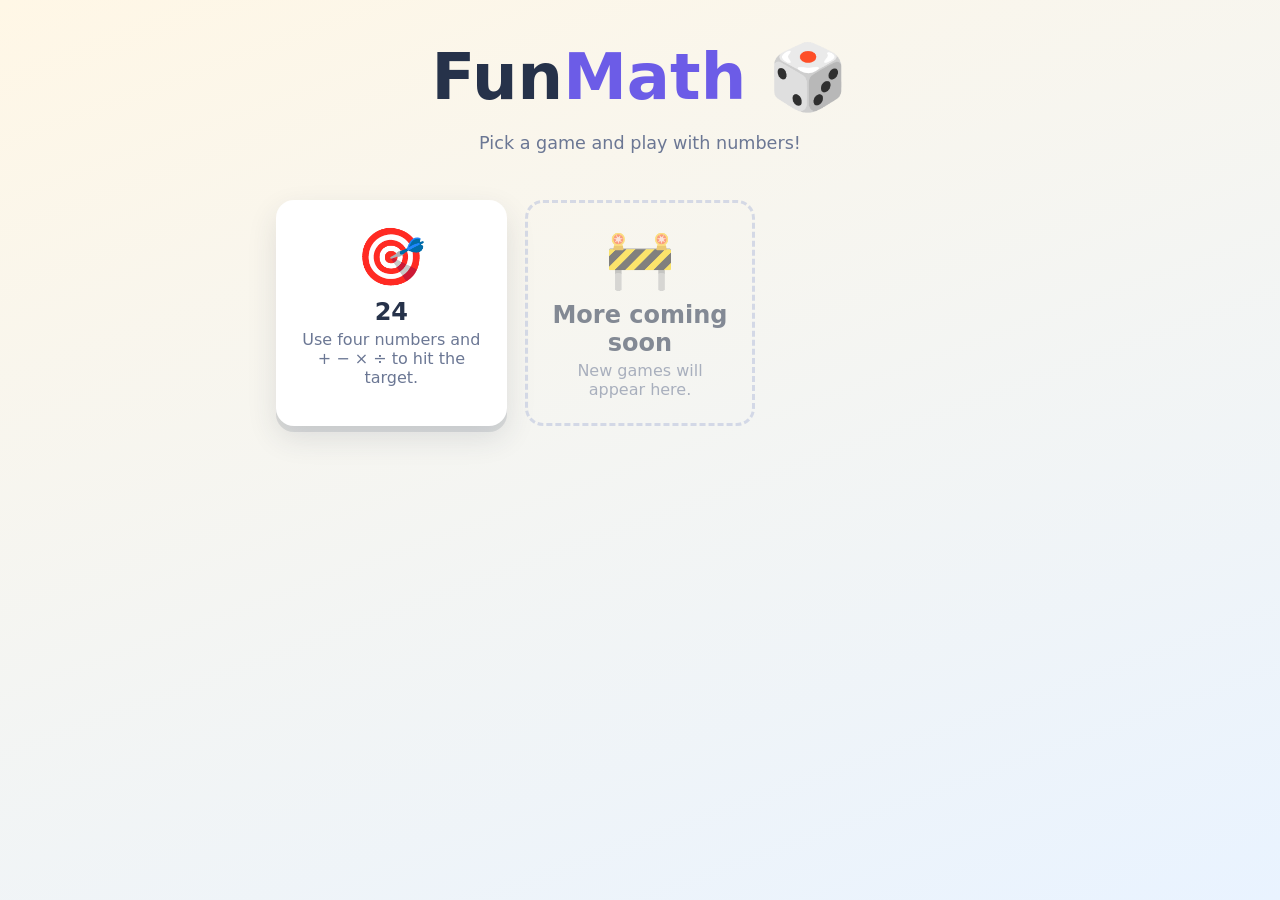
<file: index.html>
<!doctype html>
<html lang="en">
<head>
  <meta charset="utf-8">
  <meta name="viewport" content="width=device-width, initial-scale=1">
  <title>FunMath</title>
  <link rel="stylesheet" href="assets/css/common.css">
  <style>
    .hero { text-align: center; padding: 40px 16px 10px; }
    .hero h1 { font-size: clamp(2.4rem, 9vw, 4rem); margin: 0; }
    .hero h1 span { color: var(--brand); }
    .hero p { color: var(--muted); font-size: 1.1rem; }
    .games {
      max-width: 760px; margin: 20px auto 60px; padding: 0 16px;
      display: grid; grid-template-columns: repeat(auto-fill, minmax(220px, 1fr)); gap: 18px;
    }
    .game-card {
      display: block; text-decoration: none; color: var(--ink); background: var(--card);
      border-radius: var(--radius); box-shadow: var(--shadow); padding: 24px; text-align: center;
      transition: transform .12s;
    }
    .game-card:hover { transform: translateY(-4px) rotate(-1deg); }
    .game-card .emoji { font-size: 3.5rem; display: block; }
    .game-card h2 { margin: 8px 0 4px; }
    .game-card p { margin: 0; color: var(--muted); }
    .soon { opacity: .55; border: 3px dashed #b9c2de; box-shadow: none; background: transparent; }
  </style>
</head>
<body>
  <header class="hero">
    <h1>Fun<span>Math</span> 🎲</h1>
    <p>Pick a game and play with numbers!</p>
  </header>
  <main class="games">
    <a class="game-card" href="games/24/index.html">
      <span class="emoji">🎯</span>
      <h2>24</h2>
      <p>Use four numbers and + − × ÷ to hit the target.</p>
    </a>
    <div class="game-card soon">
      <span class="emoji">🚧</span>
      <h2>More coming soon</h2>
      <p>New games will appear here.</p>
    </div>
  </main>
</body>
</html>
</file>
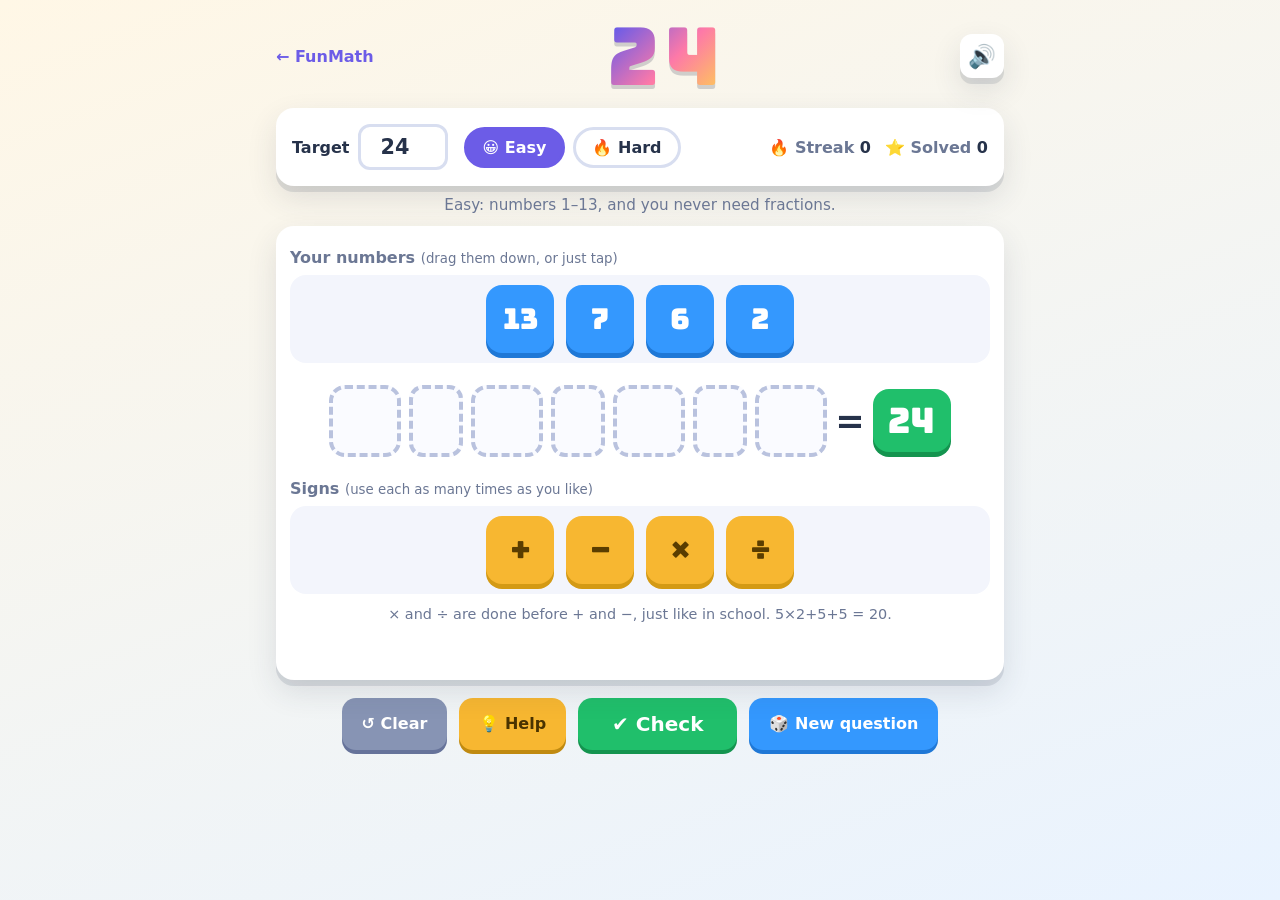
<file: games/24/index.html>
<!doctype html>
<html lang="en">
<head>
  <meta charset="utf-8">
  <meta name="viewport" content="width=device-width, initial-scale=1">
  <title>24</title>
  <link rel="preconnect" href="https://fonts.googleapis.com">
  <link rel="preconnect" href="https://fonts.gstatic.com" crossorigin>
  <link href="https://fonts.googleapis.com/css2?family=Bungee&display=swap" rel="stylesheet">
  <link rel="stylesheet" href="../../assets/css/common.css">
  <link rel="stylesheet" href="style.css">
</head>
<body>
  <canvas id="confetti" aria-hidden="true"></canvas>

  <header class="top">
    <a class="home" href="../../index.html" title="Back to all games">← FunMath</a>
    <h1>24</h1>
    <button id="mute" class="icon-btn" aria-label="Toggle sound" title="Sound on/off">🔊</button>
  </header>

  <main class="game">
    <section class="controls card">
      <label class="target-box">
        <span>Target</span>
        <input id="targetInput" type="number" inputmode="numeric" min="0" max="50" value="24"
               aria-label="Target number (0 to 50). Press Enter or click away to start a new puzzle.">
      </label>

      <div class="levels" role="group" aria-label="Difficulty">
        <button class="chip active" data-level="easy" aria-pressed="true">😀 Easy</button>
        <button class="chip" data-level="hard" aria-pressed="false">🔥 Hard</button>
      </div>

      <div class="stats" aria-live="polite">
        <span title="Puzzles solved in a row">🔥 Streak <b id="streak">0</b></span>
        <span title="Puzzles solved">⭐ Solved <b id="solved">0</b></span>
      </div>
    </section>

    <p id="levelNote" class="note"></p>

    <section class="stage card" id="stage">
      <div class="tray-label">Your numbers <small>(drag them down, or just tap)</small></div>
      <div id="tray" class="tray" aria-label="Number tiles"></div>

      <div class="board" id="board" aria-label="Equation board">
        <div class="numcell">
          <div class="bz open" data-kind="open" data-i="0"></div>
          <div class="slot num" data-kind="num" data-i="0"></div>
          <div class="bz close" data-kind="close" data-i="0"></div>
        </div>
        <div class="slot op" data-kind="op" data-i="0"></div>
        <div class="numcell">
          <div class="bz open" data-kind="open" data-i="1"></div>
          <div class="slot num" data-kind="num" data-i="1"></div>
          <div class="bz close" data-kind="close" data-i="1"></div>
        </div>
        <div class="slot op" data-kind="op" data-i="1"></div>
        <div class="numcell">
          <div class="bz open" data-kind="open" data-i="2"></div>
          <div class="slot num" data-kind="num" data-i="2"></div>
          <div class="bz close" data-kind="close" data-i="2"></div>
        </div>
        <div class="slot op" data-kind="op" data-i="2"></div>
        <div class="numcell">
          <div class="bz open" data-kind="open" data-i="3"></div>
          <div class="slot num" data-kind="num" data-i="3"></div>
          <div class="bz close" data-kind="close" data-i="3"></div>
        </div>
        <div class="equals">=</div>
        <div class="goal" id="goal">24</div>
      </div>

      <div class="tray-label">Signs <small>(use each as many times as you like)</small></div>
      <div class="palette" id="palette">
        <div class="tile opt" data-op="+">+</div>
        <div class="tile opt" data-op="-">−</div>
        <div class="tile opt" data-op="*">×</div>
        <div class="tile opt" data-op="/">÷</div>
      </div>

      <div class="brackets-only">
        <div class="tray-label">Brackets <small>(drag one into the gap before or after a number)</small></div>
        <div class="palette" id="bpalette">
          <div class="tile br" data-br="(">(</div>
          <div class="tile br" data-br=")">)</div>
        </div>
      </div>

      <p class="rule" id="rule"></p>

      <div id="message" class="message" role="status" aria-live="polite"></div>

      <div class="overlay" id="overlay" aria-hidden="true"></div>
    </section>

    <section class="actions">
      <button id="clear" class="btn grey">↺ Clear</button>
      <button id="help" class="btn amber">💡 Help <small id="helpCount"></small></button>
      <button id="check" class="btn green big">✔ Check</button>
      <button id="newq" class="btn blue">🎲 New question</button>
    </section>
  </main>

  <script src="../../assets/js/sound.js"></script>
  <script src="solver.js"></script>
  <script src="game.js"></script>
</body>
</html>
</file>
<file: assets/css/common.css>
:root {
  --bg1: #fff7e6;
  --bg2: #e9f3ff;
  --ink: #26324a;
  --muted: #6b7794;
  --card: #ffffff;
  --brand: #6c5ce7;
  --brand-dark: #5646d6;
  --good: #20bf6b;
  --bad: #eb3b5a;
  --warn: #f7b731;
  --blue: #3498fe;
  --shadow: 0 6px 0 rgba(38, 50, 74, 0.12), 0 12px 30px rgba(38, 50, 74, 0.12);
  --radius: 18px;
}

* { box-sizing: border-box; }

html, body { margin: 0; min-height: 100%; }

body {
  font-family: "Trebuchet MS", "Segoe UI", system-ui, sans-serif;
  color: var(--ink);
  background: linear-gradient(160deg, var(--bg1), var(--bg2));
  background-attachment: fixed;
  -webkit-tap-highlight-color: transparent;
}

a { color: var(--brand); }

.btn {
  font: inherit;
  font-weight: 700;
  border: 0;
  border-radius: 14px;
  padding: 12px 20px;
  cursor: pointer;
  color: #fff;
  background: var(--brand);
  box-shadow: 0 4px 0 var(--brand-dark);
  transition: transform .08s, box-shadow .08s, filter .15s;
}
.btn:hover { filter: brightness(1.08); }
.btn:active { transform: translateY(3px); box-shadow: 0 1px 0 var(--brand-dark); }
.btn:focus-visible, .chip:focus-visible, input:focus-visible {
  outline: 3px solid var(--blue);
  outline-offset: 2px;
}
</file>
<file: games/24/style.css>
.top {
  display: flex; align-items: center; justify-content: space-between;
  gap: 12px; max-width: 760px; margin: 0 auto; padding: 16px 16px 4px;
}
.top h1 {
  margin: 0; line-height: 1; letter-spacing: .06em;
  font-family: 'Bungee', 'Impact', 'Arial Black', sans-serif;
  font-size: clamp(3rem, 14vw, 5rem); font-weight: 400;
  background: linear-gradient(135deg, #6c5ce7 10%, #fd79a8 55%, #feca57 95%);
  -webkit-background-clip: text; background-clip: text;
  color: transparent; -webkit-text-fill-color: transparent;
  filter: drop-shadow(0 4px 0 rgba(38, 50, 74, .2));
  transition: transform .2s;
}
.top h1:hover { transform: rotate(-3deg) scale(1.06); }
.home { text-decoration: none; font-weight: 700; white-space: nowrap; }
.icon-btn {
  font-size: 1.4rem; background: var(--card); border: 0; border-radius: 12px;
  width: 44px; height: 44px; cursor: pointer; box-shadow: var(--shadow);
}

.game { max-width: 760px; margin: 0 auto; padding: 8px 16px 40px; }
.card { background: var(--card); border-radius: var(--radius); box-shadow: var(--shadow); padding: 16px; }

.controls { display: flex; flex-wrap: wrap; align-items: center; gap: 12px 16px; }
.target-box { display: flex; align-items: center; gap: 8px; font-weight: 700; }
.target-box input {
  width: 90px; font: inherit; font-size: 1.3rem; font-weight: 800; text-align: center;
  padding: 8px; border-radius: 12px; border: 3px solid #d8def0; color: var(--ink);
}
.levels { display: flex; gap: 8px; }
.chip {
  font: inherit; font-weight: 700; cursor: pointer; border: 3px solid #d8def0;
  background: #fff; color: var(--ink); border-radius: 999px; padding: 8px 16px;
}
.chip.active { background: var(--brand); border-color: var(--brand); color: #fff; }
.stats { margin-left: auto; display: flex; gap: 14px; font-weight: 700; color: var(--muted); }
.stats b { color: var(--ink); }
.note { text-align: center; color: var(--muted); margin: 10px 0; min-height: 1.3em; font-size: .95rem; }

.stage { position: relative; overflow: hidden; padding: 18px 14px 22px; }
.tray-label { font-weight: 700; color: var(--muted); margin: 4px 0 8px; }
.tray-label small { font-weight: 400; }

.tray, .palette {
  display: flex; flex-wrap: wrap; justify-content: center; gap: 12px;
  min-height: 82px; padding: 10px; border-radius: 16px; background: #f3f5fc;
}

.tile {
  width: 68px; height: 68px; border-radius: 16px;
  display: grid; place-items: center;
  font-family: 'Bungee', 'Trebuchet MS', sans-serif;
  font-size: 1.8rem; font-weight: 400; color: #fff;
  background: var(--blue); box-shadow: 0 5px 0 #1f78d6;
  cursor: grab; user-select: none; touch-action: none;
  transition: transform .12s;
}
.tile:hover { transform: translateY(-2px); }
.tile.opt { background: var(--warn); box-shadow: 0 5px 0 #d49a14; color: #5a3d00; }
.tile.br { background: #8c7ae6; box-shadow: 0 5px 0 #6c5ce7; width: 52px; }
.tile.armed { outline: 4px solid var(--brand); outline-offset: 3px; }

/* brackets: only shown in hard mode */
.stage:not(.brackets) .brackets-only,
.stage:not(.brackets) .bz { display: none; }
.numcell { display: flex; align-items: center; gap: 2px; }
.bz {
  min-width: 20px; height: 72px; border-radius: 10px; border: 2px dashed #cfc6fb; background: #f6f3ff;
  display: flex; align-items: center; justify-content: center;
  transition: background .15s, transform .15s, min-width .15s;
}
.bz .tile.br { width: 22px; height: 60px; font-size: 1.5rem; box-shadow: 0 3px 0 #6c5ce7; border-radius: 10px; }
.bz.over { background: #e8f8ee; border-color: var(--good); min-width: 30px; }
.stage.armed-open .bz.open, .stage.armed-close .bz.close,
.stage.drag-open .bz.open, .stage.drag-close .bz.close {
  border-color: var(--brand); background: #e4deff; min-width: 28px; animation: pulse .8s infinite alternate;
}
@keyframes pulse { to { background: #cfc6fb; } }
.bz .tile.hinted { outline-width: 3px; outline-offset: 1px; }
.tile.dragging { opacity: .3; }
.tile.hinted { outline: 4px solid var(--good); outline-offset: 2px; }
.tile.empty-hint { visibility: hidden; }

.ghost {
  position: fixed; z-index: 1000; pointer-events: none; transform: translate(-50%, -50%) scale(1.12) rotate(-4deg);
  box-shadow: 0 14px 28px rgba(0,0,0,.3); cursor: grabbing;
}

.board {
  display: flex; flex-wrap: wrap; align-items: center; justify-content: center;
  gap: 8px; margin: 22px 0;
}
.slot {
  width: 72px; height: 72px; border-radius: 16px; border: 4px dashed #b9c2de;
  background: #fafbff; display: grid; place-items: center; position: relative;
  transition: background .15s, border-color .15s, transform .15s;
}
.slot.op { width: 54px; height: 72px; border-radius: 14px; }
.slot.over { background: #e8f8ee; border-color: var(--good); transform: scale(1.08); }
.slot.filled { border-style: solid; border-color: transparent; background: transparent; }
.slot .tile { width: 64px; height: 64px; }
.slot.op .tile { width: 48px; height: 64px; }
.equals, .goal { font-size: 2.2rem; font-weight: 800; }
.goal {
  font-family: 'Bungee', 'Trebuchet MS', sans-serif; font-weight: 400;
  min-width: 78px; text-align: center; padding: 8px 12px; border-radius: 16px;
  background: var(--good); color: #fff; box-shadow: 0 5px 0 #14944f;
}

.rule { text-align: center; color: var(--muted); font-size: .9rem; margin: 12px 0 0; }
.message { min-height: 1.6em; text-align: center; font-weight: 800; font-size: 1.1rem; margin-top: 8px; }
.message.bad { color: var(--bad); }
.message.good { color: var(--good); }

.actions { display: flex; flex-wrap: wrap; justify-content: center; gap: 12px; margin-top: 18px; }
.btn.green { background: var(--good); box-shadow: 0 4px 0 #14944f; }
.btn.amber { background: var(--warn); box-shadow: 0 4px 0 #c08a10; color: #4a3300; }
.btn.blue { background: var(--blue); box-shadow: 0 4px 0 #1f78d6; }
.btn.grey { background: #8794b4; box-shadow: 0 4px 0 #66739a; }
.btn.big { font-size: 1.25rem; padding: 14px 34px; }
.btn small { font-weight: 600; opacity: .75; }

/* win / lose overlay */
.overlay {
  position: absolute; inset: 0; display: none; place-items: center; text-align: center;
  font-size: clamp(2rem, 9vw, 3.4rem); font-weight: 900; pointer-events: none; z-index: 5;
}
.overlay.show { display: grid; }
.overlay.win { background: rgba(32, 191, 107, .88); color: #fff; animation: winPop .6s cubic-bezier(.2, 1.6, .4, 1); }
.overlay.lose { background: rgba(235, 59, 90, .85); color: #fff; animation: loseFlash .9s; }
.overlay .big { font-size: 1.8em; display: block; animation: bounce .7s infinite alternate; }
.overlay .sub { font-size: .45em; font-weight: 700; }

@keyframes winPop { from { transform: scale(.3); opacity: 0; } to { transform: scale(1); opacity: 1; } }
@keyframes loseFlash { 0% { opacity: 0; } 15% { opacity: 1; } 75% { opacity: 1; } 100% { opacity: 0; } }
@keyframes bounce { to { transform: translateY(-14px) rotate(6deg); } }
@keyframes shake {
  0%, 100% { transform: translateX(0); } 15% { transform: translateX(-14px); }
  30% { transform: translateX(12px); } 45% { transform: translateX(-10px); }
  60% { transform: translateX(8px); } 75% { transform: translateX(-4px); }
}
.stage.shake { animation: shake .55s; }
.board.celebrate .slot .tile { animation: dance .5s infinite alternate; }
.board.celebrate .slot:nth-child(even) .tile { animation-delay: .15s; }
@keyframes dance { to { transform: translateY(-12px) rotate(8deg); } }
.board.fresh .slot, .tray.fresh .tile { animation: slideIn .35s backwards; }
@keyframes slideIn { from { transform: translateY(-20px) scale(.8); opacity: 0; } }

#confetti { position: fixed; inset: 0; width: 100%; height: 100%; pointer-events: none; z-index: 900; }

@media (max-width: 560px) {
  .tile { width: 58px; height: 58px; font-size: 1.4rem; }
  .tile.br { width: 46px; }
  .bz { min-width: 14px; height: 62px; }
  .bz .tile.br { width: 18px; height: 52px; font-size: 1.2rem; }
  .numcell { gap: 1px; }
  .slot { width: 56px; height: 62px; }
  .slot.op { width: 40px; height: 62px; }
  .slot .tile { width: 50px; height: 54px; }
  .slot.op .tile { width: 34px; height: 54px; }
  .equals, .goal { font-size: 1.6rem; }
  .goal { min-width: 56px; padding: 6px 8px; }
  .board { gap: 4px; }
  .stats { margin-left: 0; }
}

@media (prefers-reduced-motion: reduce) {
  * { animation-duration: .01s !important; animation-iteration-count: 1 !important; }
}
</file>
